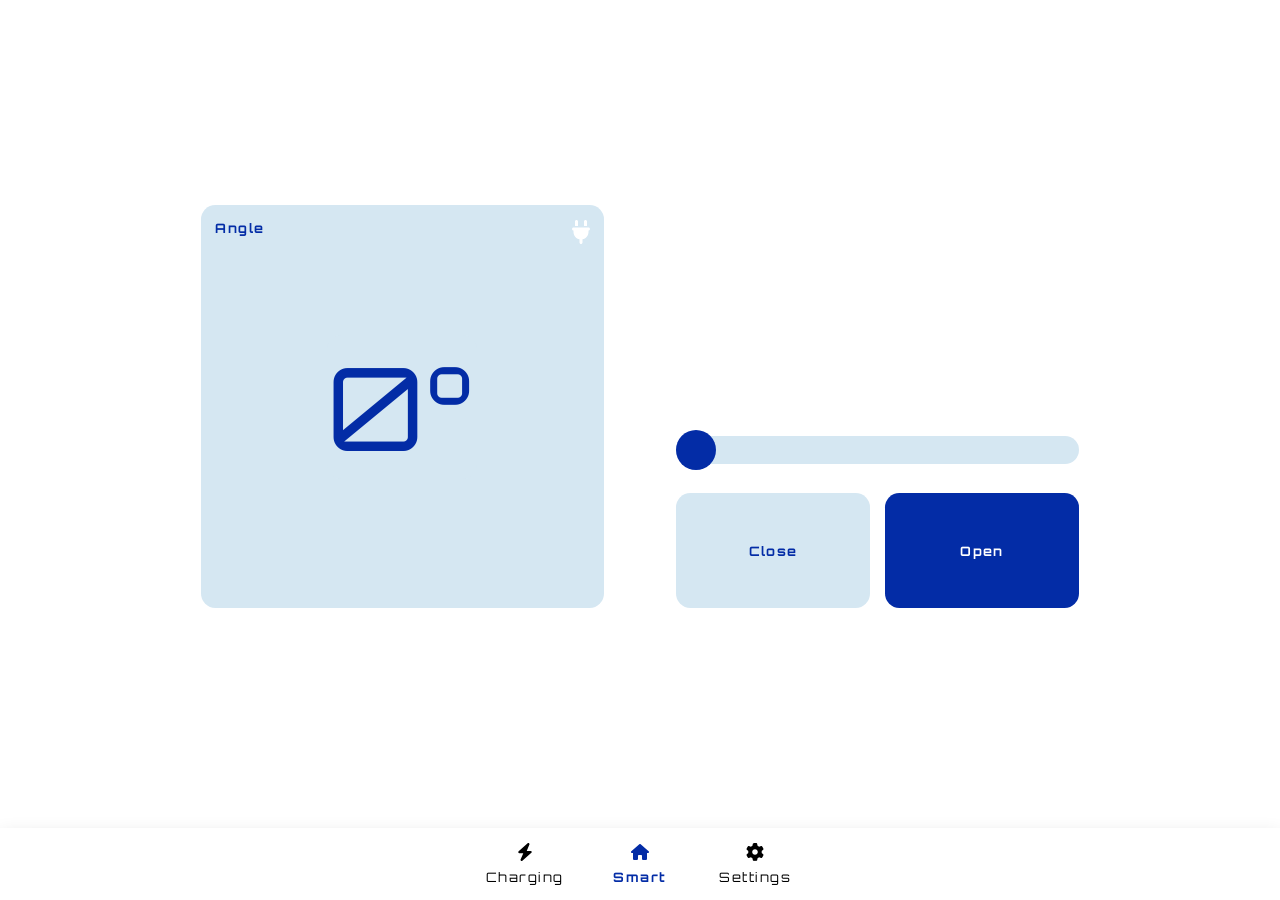
<file: index.html>
<!DOCTYPE html>
<html lang="en">
  <head>
    <title>Automated Solar Blinds</title>
    <meta
      name="description"
      content="App used to control our Automated Solar Blinds"
    />
    <meta name="theme-color" content="#d5e7f2" />
    <meta name="viewport" content="width=device-width,initial-scale=1.0" />
    <link rel="stylesheet" href="style.css" />
    <script src="script.js"></script>
    <link
      rel="stylesheet"
      href="https://fonts.googleapis.com/css?family=Orbitron"
    />
  </head>
  <body onload="onLoadApp()">
    <div class="content charging" id="charging_content">
      <div class="angle" id="angle">
        <p class="angle_title" id="angle_title_charging">Charging Angle</p>
        <button class="connected_icon_holder" onclick="toggleConnection()">
          <svg
            class="connected_icon"
            xmlns="http://www.w3.org/2000/svg"
            viewBox="0 0 384 512"
          >
            <!--! Font Awesome Pro 6.2.1 by @fontawesome - https://fontawesome.com License - https://fontawesome.com/license (Commercial License) Copyright 2022 Fonticons, Inc. -->
            <path
              d="M96 0C78.3 0 64 14.3 64 32v96h64V32c0-17.7-14.3-32-32-32zM288 0c-17.7 0-32 14.3-32 32v96h64V32c0-17.7-14.3-32-32-32zM32 160c-17.7 0-32 14.3-32 32s14.3 32 32 32v32c0 77.4 55 142 128 156.8V480c0 17.7 14.3 32 32 32s32-14.3 32-32V412.8C297 398 352 333.4 352 256V224c17.7 0 32-14.3 32-32s-14.3-32-32-32H32z"
            />
          </svg>
        </button>
        <button class="battery_icon_holder">
          <svg
            onclick="toggleBattery(25)"
            class="battery_icon"
            id="battery_25"
            xmlns="http://www.w3.org/2000/svg"
            viewBox="0 0 569.16 569.16"
          >
            <path
              d="M471.108,96.392H36.27c-20,0-36.27,16.227-36.27,36.172v304.033c0,19.945,16.27,36.172,36.27,36.172h434.838    c20,0,36.271-16.227,36.271-36.172V132.564C507.382,112.619,491.108,96.392,471.108,96.392z M126.911,422.065    c0,11.455-9.315,20.746-20.802,20.746H53.544c-11.49,0-20.802-9.291-20.802-20.746v-274.97c0-11.459,9.314-20.747,20.802-20.747    h52.564c11.491,0,20.802,9.287,20.802,20.747V422.065z"
            />
            <path
              d="M532.89,174.893c0,0-1.606,0-3.592,0c-1.986,0-3.593,2.727-3.593,6.086v207.199c0,3.361,1.606,6.086,3.593,6.086h3.592    c20,0,36.271-16.227,36.271-36.172V211.065C569.16,191.12,552.89,174.893,532.89,174.893z"
            />
          </svg>
        </button>
        <button class="battery_icon_holder">
          <svg
            onclick="toggleBattery(50)"
            class="battery_icon"
            id="battery_50"
            xmlns="http://www.w3.org/2000/svg"
            viewBox="0 0 569.16 569.16"
          >
            <path
              d="M471.108,96.392H36.27c-20,0-36.27,16.227-36.27,36.172v304.033c0,19.945,16.27,36.172,36.27,36.172h434.838    c20,0,36.271-16.227,36.271-36.172V132.564C507.382,112.619,491.108,96.392,471.108,96.392z M126.911,422.065    c0,11.455-9.315,20.746-20.802,20.746H53.544c-11.49,0-20.802-9.291-20.802-20.746v-274.97c0-11.459,9.314-20.747,20.802-20.747    h52.564c11.491,0,20.802,9.287,20.802,20.747V422.065z M242.753,422.065c0,11.455-9.314,20.746-20.802,20.746h-52.568    c-11.49,0-20.802-9.291-20.802-20.746v-274.97c0-11.459,9.314-20.747,20.802-20.747h52.564c11.491,0,20.802,9.287,20.802,20.747    v274.97H242.753z"
            />
            />
            <path
              d="M532.89,174.893c0,0-1.606,0-3.592,0c-1.986,0-3.593,2.727-3.593,6.086v207.199c0,3.361,1.606,6.086,3.593,6.086h3.592    c20,0,36.271-16.227,36.271-36.172V211.065C569.16,191.12,552.89,174.893,532.89,174.893z"
            />
          </svg>
        </button>
        <button class="battery_icon_holder">
          <svg
            onclick="toggleBattery(75)"
            class="battery_icon"
            id="battery_75"
            xmlns="http://www.w3.org/2000/svg"
            viewBox="0 0 569.16 569.16"
          >
            <path
              d="M471.108,96.392H36.27c-20,0-36.27,16.227-36.27,36.172v304.033c0,19.945,16.27,36.172,36.27,36.172h434.838    c20,0,36.271-16.227,36.271-36.172V132.564C507.382,112.619,491.108,96.392,471.108,96.392z M126.911,422.065    c0,11.455-9.315,20.746-20.802,20.746H53.544c-11.49,0-20.802-9.291-20.802-20.746v-274.97c0-11.459,9.314-20.747,20.802-20.747    h52.564c11.491,0,20.802,9.287,20.802,20.747V422.065z M242.753,422.065c0,11.455-9.314,20.746-20.802,20.746h-52.568    c-11.49,0-20.802-9.291-20.802-20.746v-274.97c0-11.459,9.314-20.747,20.802-20.747h52.564c11.491,0,20.802,9.287,20.802,20.747    v274.97H242.753z M358.592,422.065c0,11.455-9.314,20.746-20.802,20.746h-52.564c-11.49,0-20.802-9.291-20.802-20.746v-274.97    c0-11.459,9.314-20.747,20.802-20.747h52.564c11.49,0,20.802,9.287,20.802,20.747V422.065z"
            />
            />
            <path
              d="M532.89,174.893c0,0-1.606,0-3.592,0c-1.986,0-3.593,2.727-3.593,6.086v207.199c0,3.361,1.606,6.086,3.593,6.086h3.592    c20,0,36.271-16.227,36.271-36.172V211.065C569.16,191.12,552.89,174.893,532.89,174.893z"
            />
          </svg>
        </button>
        <button class="battery_icon_holder">
          <svg
            onclick="toggleBattery(100)"
            class="battery_icon"
            id="battery_100"
            xmlns="http://www.w3.org/2000/svg"
            viewBox="0 0 569.16 569.16"
          >
            <path
              d="M471.109,96.39H36.271C16.27,96.39,0,112.617,0,132.562v304.033c0,19.945,16.27,36.172,36.271,36.172h434.839    c20,0,36.27-16.227,36.27-36.172V132.562C507.379,112.617,491.109,96.39,471.109,96.39z M126.911,422.063    c0,11.455-9.314,20.746-20.802,20.746H53.541c-11.49,0-20.802-9.291-20.802-20.746v-274.97c0-11.459,9.314-20.747,20.802-20.747    h52.565c11.49,0,20.802,9.287,20.802,20.747v274.97H126.911z M242.75,422.063c0,11.455-9.314,20.746-20.802,20.746h-52.565    c-11.49,0-20.802-9.291-20.802-20.746v-274.97c0-11.459,9.314-20.747,20.802-20.747h52.565c11.49,0,20.802,9.287,20.802,20.747    V422.063L242.75,422.063z M358.592,422.063c0,11.455-9.314,20.746-20.801,20.746h-52.565c-11.491,0-20.802-9.291-20.802-20.746    v-274.97c0-11.459,9.315-20.747,20.802-20.747h52.565c11.49,0,20.801,9.287,20.801,20.747V422.063z M474.436,422.063    c0,11.455-9.314,20.746-20.803,20.746h-52.564c-11.49,0-20.803-9.291-20.803-20.746v-274.97c0-11.459,9.316-20.747,20.803-20.747    h52.564c11.49,0,20.803,9.287,20.803,20.747V422.063z"
            />
            />
            <path
              d="M532.887,174.891c0,0-1.605,0-3.592,0s-3.592,2.727-3.592,6.086v207.199c0,3.361,1.605,6.086,3.592,6.086h3.592    c20,0,36.27-16.227,36.27-36.172V211.063C569.16,191.118,552.887,174.891,532.887,174.891z"
            />
          </svg>
        </button>
        <button class="battery_icon_holder">
          <svg
            onclick="toggleBattery(0)"
            class="battery_icon"
            id="battery_0"
            xmlns="http://www.w3.org/2000/svg"
            viewBox="0 0 569.16 569.16"
          >
            <path
              d="M36.27,472.771h6.013L364.4,96.391H36.27c-20,0-36.27,16.227-36.27,36.172v304.032C0,456.541,16.27,472.771,36.27,472.771    z"
            />
            <path
              d="M471.108,96.391h-6.013l-322.117,376.38h328.13c20,0,36.273-16.228,36.273-36.173V132.563    C507.382,112.618,491.108,96.391,471.108,96.391z"
            />
            <path
              d="M532.89,174.892c0,0-1.609,0-3.592,0c-1.983,0-3.593,2.727-3.593,6.086v207.199c0,3.362,1.606,6.086,3.593,6.086h3.592    c20,0,36.271-16.227,36.271-36.172V211.064C569.16,191.119,552.89,174.892,532.89,174.892z"
            />
            <path
              d="M27.359,513.741L27.359,513.741c-8.24,9.63-7.114,24.119,2.516,32.359c4.327,3.703,9.63,5.515,14.911,5.515    c6.475,0,12.907-2.724,17.445-8.026l0,0l60.606-70.817l322.117-376.38l35.064-40.97l0,0c8.24-9.63,7.114-24.116-2.516-32.359    s-24.116-7.118-32.356,2.515l0,0l-60.606,70.817L62.424,472.774L27.359,513.741z"
            />
          </svg>
        </button>
        <p class="angle_value" id="optimal_angle_result">?°</p>
      </div>
      <div class="all_charging_buttons">
        <button class="optimal_angle_button" onclick="updateChargingAngle()">
          Update Angle
          <svg
            xmlns="http://www.w3.org/2000/svg"
            viewBox="0 0 512 512"
            class="update"
            id="update"
          >
            <!--! Font Awesome Pro 6.2.1 by @fontawesome - https://fontawesome.com License - https://fontawesome.com/license (Commercial License) Copyright 2022 Fonticons, Inc. -->
            <path
              d="M386.3 160H336c-17.7 0-32 14.3-32 32s14.3 32 32 32H464c17.7 0 32-14.3 32-32V64c0-17.7-14.3-32-32-32s-32 14.3-32 32v51.2L414.4 97.6c-87.5-87.5-229.3-87.5-316.8 0s-87.5 229.3 0 316.8s229.3 87.5 316.8 0c12.5-12.5 12.5-32.8 0-45.3s-32.8-12.5-45.3 0c-62.5 62.5-163.8 62.5-226.3 0s-62.5-163.8 0-226.3s163.8-62.5 226.3 0L386.3 160z"
            />
          </svg>
        </button>

        <button
          class="show_calculation_button"
          id="show_calculation_button"
          onclick="showCalculation()"
        >
          How is this calculated ?
        </button>
        <div class="show_calculation" id="show_calculation">
          <div class="show_calculation_all_info">
            <p class="calculation_info">
              This angle is determined by calibrating your blinds to receive
              optimal sunlight
            </p>
            <!-- <p class="calculation_info">Date Used:</p>
            <p class="calculation_info_user" id="calculation_info_user_date">
              ?
            </p>
            <p class="calculation_info">Latitude Used:</p>
            <p
              class="calculation_info_user"
              id="calculation_info_user_location"
            >
              ?
            </p>
            <p class="calculation_info" id="calculation_info">
              We use the current date and location to calculate your optimal
              charging angle.
            </p> -->
          </div>
          <!-- <a
            href="https://sinovoltaics.com/learning-center/system-design/solar-panel-angle-tilt-calculation/#:~:text=This%20is%20an%20improvement%20of%20the%20general%20method%20that%20gives%20better%20results.%20In%20this%20method%2C%20the%20optimum%20tilt%20angle%20for%20solar%20panels%20during%20winter%20is%20calculated%20by%20multiplying%20the%20latitude%20by%200.9%20and%20then%20adding%2029%C2%B0.%20In%20the%20above%20case%20example%20of%20a%20latitude%20of%2034%C2%B0%2C%20the%20tilt%20angle%20will%20be%20(34%20*%200.9)%20%2B%2029%20%3D%2059.6%C2%B0.%20This%20angle%20is%2010%C2%B0%20steeper%20than%20in%20the%20general%20method%20but%20very%20effective%20at%20tapping%20the%20midday%20sun%20which%20is%20the%20hottest%20in%20the%20short%20winter%20days.%20For%20summer%2C%20the%20tilt%20angle%20is%20calculated%20by%20multiplying%20the%20latitude%20by%200.9%20and%20subtracting%2023.5%C2%B0.%20In%20the%20above%20case%20example%2C%20this%20angle%20would%20be%20(34%20*%200.9)%20%E2%80%93%2023.5%20%3D%207.1%C2%B0.%20For%20optimum%20tilt%20angles%20during%20spring%20and%20fall%2C%202.5%C2%B0%20is%20subtracted%20from%20the%20latitude."
            class="angle_source"
            target="_blank"
            rel="noopener noreferrer"
            desciption=""
          >
            Solar Angle Calculation
            <svg
              xmlns="http://www.w3.org/2000/svg"
              viewBox="0 0 512 512"
              class="open_tab"
            >
              <path
                d="M320 0c-17.7 0-32 14.3-32 32s14.3 32 32 32h82.7L201.4 265.4c-12.5 12.5-12.5 32.8 0 45.3s32.8 12.5 45.3 0L448 109.3V192c0 17.7 14.3 32 32 32s32-14.3 32-32V32c0-17.7-14.3-32-32-32H320zM80 32C35.8 32 0 67.8 0 112V432c0 44.2 35.8 80 80 80H400c44.2 0 80-35.8 80-80V320c0-17.7-14.3-32-32-32s-32 14.3-32 32V432c0 8.8-7.2 16-16 16H80c-8.8 0-16-7.2-16-16V112c0-8.8 7.2-16 16-16H192c17.7 0 32-14.3 32-32s-14.3-32-32-32H80z"
              />
            </svg>
          </a> -->
        </div>
      </div>
    </div>
    <div class="content smart" id="smart_content">
      <div class="angle" id="angle">
        <p class="angle_title" id="angle_title_smart">Angle</p>
        <button class="connected_icon_holder" onclick="toggleConnection()">
          <svg
            class="connected_icon"
            xmlns="http://www.w3.org/2000/svg"
            viewBox="0 0 384 512"
          >
            <!--! Font Awesome Pro 6.2.1 by @fontawesome - https://fontawesome.com License - https://fontawesome.com/license (Commercial License) Copyright 2022 Fonticons, Inc. -->
            <path
              d="M96 0C78.3 0 64 14.3 64 32v96h64V32c0-17.7-14.3-32-32-32zM288 0c-17.7 0-32 14.3-32 32v96h64V32c0-17.7-14.3-32-32-32zM32 160c-17.7 0-32 14.3-32 32s14.3 32 32 32v32c0 77.4 55 142 128 156.8V480c0 17.7 14.3 32 32 32s32-14.3 32-32V412.8C297 398 352 333.4 352 256V224c17.7 0 32-14.3 32-32s-14.3-32-32-32H32z"
            />
          </svg>
        </button>
        <p class="angle_value" id="angle_value"></p>
      </div>
      <div class="all_input">
        <input
          class="slider"
          id="rangeInput"
          type="range"
          value="0"
          min="0"
          max="90"
          oninput="updateSliderAndDisplay()"
          onchange="checkAndUpdateFirebaseAngle()"
        />
        <div class="control_buttons">
          <button
            class="control_button closed"
            id="control_button closed"
            onclick="toggleBlinds('closed')"
          >
            <p class="control_button_label">Close</p>
          </button>
          <button
            class="control_button open"
            id="control_button open"
            onclick="toggleBlinds('open')"
          >
            <p class="control_button_label">Open</p>
          </button>
        </div>
      </div>
    </div>
    <div class="content settings" id="settings_content">
      <button class="setting theme" onclick="toggleTheme()">
        <p class="setting_label">Theme</p>
        <p class="setting_text" id="setting_text theme"></p>
      </button>
      <button class="setting version" onclick="goToVersionInfo()">
        <p class="setting_label">Version</p>
        <p class="setting_text" id="setting_text version"></p>
      </button>
      <button class="setting clear" onclick="clearLocalStorage()">
        <div class="setting_button">Clear Data</div>
      </button>
    </div>
    <div class="navbar" id="navbar">
      <button class="navbar_icons" onclick="updateMode('charging')">
        <svg
          class="navbar_icon charging"
          id="navbar_icon charging"
          xmlns="http://www.w3.org/2000/svg"
          viewBox="0 0 448 512"
        >
          <!--! Font Awesome Pro 6.2.1 by @fontawesome - https://fontawesome.com License - https://fontawesome.com/license (Commercial License) Copyright 2022 Fonticons, Inc. -->
          <path
            d="M349.4 44.6c5.9-13.7 1.5-29.7-10.6-38.5s-28.6-8-39.9 1.8l-256 224c-10 8.8-13.6 22.9-8.9 35.3S50.7 288 64 288H175.5L98.6 467.4c-5.9 13.7-1.5 29.7 10.6 38.5s28.6 8 39.9-1.8l256-224c10-8.8 13.6-22.9 8.9-35.3s-16.6-20.7-30-20.7H272.5L349.4 44.6z"
          />
        </svg>
        <p class="navbar_icon_label charging" id="navbar_icon_label charging">
          Charging
        </p>
      </button>
      <button class="navbar_icons" onclick="updateMode('smart')">
        <svg
          class="navbar_icon smart"
          id="navbar_icon smart"
          xmlns="http://www.w3.org/2000/svg"
          viewBox="0 0 576 512"
        >
          <!--! Font Awesome Pro 6.2.1 by @fontawesome - https://fontawesome.com License - https://fontawesome.com/license (Commercial License) Copyright 2022 Fonticons, Inc. -->
          <path
            d="M575.8 255.5c0 18-15 32.1-32 32.1h-32l.7 160.2c0 2.7-.2 5.4-.5 8.1V472c0 22.1-17.9 40-40 40H456c-1.1 0-2.2 0-3.3-.1c-1.4 .1-2.8 .1-4.2 .1H416 392c-22.1 0-40-17.9-40-40V448 384c0-17.7-14.3-32-32-32H256c-17.7 0-32 14.3-32 32v64 24c0 22.1-17.9 40-40 40H160 128.1c-1.5 0-3-.1-4.5-.2c-1.2 .1-2.4 .2-3.6 .2H104c-22.1 0-40-17.9-40-40V360c0-.9 0-1.9 .1-2.8V287.6H32c-18 0-32-14-32-32.1c0-9 3-17 10-24L266.4 8c7-7 15-8 22-8s15 2 21 7L564.8 231.5c8 7 12 15 11 24z"
          />
        </svg>
        <p class="navbar_icon_label smart" id="navbar_icon_label smart">
          Smart
        </p>
      </button>
      <button class="navbar_icons" onclick="updateMode('settings')">
        <svg
          class="navbar_icon settings"
          id="navbar_icon settings"
          xmlns="http://www.w3.org/2000/svg"
          viewBox="0 0 512 512"
        >
          <!--! Font Awesome Pro 6.2.1 by @fontawesome - https://fontawesome.com License - https://fontawesome.com/license (Commercial License) Copyright 2022 Fonticons, Inc. -->
          <path
            d="M495.9 166.6c3.2 8.7 .5 18.4-6.4 24.6l-43.3 39.4c1.1 8.3 1.7 16.8 1.7 25.4s-.6 17.1-1.7 25.4l43.3 39.4c6.9 6.2 9.6 15.9 6.4 24.6c-4.4 11.9-9.7 23.3-15.8 34.3l-4.7 8.1c-6.6 11-14 21.4-22.1 31.2c-5.9 7.2-15.7 9.6-24.5 6.8l-55.7-17.7c-13.4 10.3-28.2 18.9-44 25.4l-12.5 57.1c-2 9.1-9 16.3-18.2 17.8c-13.8 2.3-28 3.5-42.5 3.5s-28.7-1.2-42.5-3.5c-9.2-1.5-16.2-8.7-18.2-17.8l-12.5-57.1c-15.8-6.5-30.6-15.1-44-25.4L83.1 425.9c-8.8 2.8-18.6 .3-24.5-6.8c-8.1-9.8-15.5-20.2-22.1-31.2l-4.7-8.1c-6.1-11-11.4-22.4-15.8-34.3c-3.2-8.7-.5-18.4 6.4-24.6l43.3-39.4C64.6 273.1 64 264.6 64 256s.6-17.1 1.7-25.4L22.4 191.2c-6.9-6.2-9.6-15.9-6.4-24.6c4.4-11.9 9.7-23.3 15.8-34.3l4.7-8.1c6.6-11 14-21.4 22.1-31.2c5.9-7.2 15.7-9.6 24.5-6.8l55.7 17.7c13.4-10.3 28.2-18.9 44-25.4l12.5-57.1c2-9.1 9-16.3 18.2-17.8C227.3 1.2 241.5 0 256 0s28.7 1.2 42.5 3.5c9.2 1.5 16.2 8.7 18.2 17.8l12.5 57.1c15.8 6.5 30.6 15.1 44 25.4l55.7-17.7c8.8-2.8 18.6-.3 24.5 6.8c8.1 9.8 15.5 20.2 22.1 31.2l4.7 8.1c6.1 11 11.4 22.4 15.8 34.3zM256 336c44.2 0 80-35.8 80-80s-35.8-80-80-80s-80 35.8-80 80s35.8 80 80 80z"
          />
        </svg>
        <p class="navbar_icon_label settings" id="navbar_icon_label settings">
          Settings
        </p>
      </button>
    </div>
  </body>
</html>
</file>
<file: style.css>
* {
  scroll-behavior: smooth;
  touch-action: manipulation;
  letter-spacing: 0.1rem;
  font-size: 0.9rem;
  transition: background-color 0.5s ease;
  -webkit-tap-highlight-color: rgba(0, 0, 0, 0);
}

:root {
  --app_light_blue: #d5e7f2;
  --app_dark_blue: #032ca6;
  --app_grey: #95acbf;
  --app_black: rgb(20, 20, 20);
  --app_black_selected: rgb(50, 50, 50);
  --app_white: white;
  --app_white_light: grey;
  --app_font: "Orbitron", sans-serif;
  --box_size: 20rem;
  --box_size_small: 8rem;
  --box_size_large: 28rem;
  --box_radius: 1rem;
  /* --box_shadow: 0 10px 20px rgba(0, 0, 0, 0.19), 0 6px 6px rgba(0, 0, 0, 0.23); */
  --box_shadow: none;
  --transition_selected: background-color 0.2s ease;
  --transition_selected_icon: fill 0.3s ease;
  --transition_selected_text: color 0.2s ease;
}

html {
  height: 100%;
}

body {
  margin: 0;
  height: 100%;
}

body.dark {
  background-color: black;
}

button {
  font-size: 1rem;
  padding: 0;
  cursor: pointer;
  user-select: none;
  border: none;
}

.content {
  display: none;
  flex-direction: column;
  /* flex: 1; */
  padding: 1rem 1rem 7rem 1rem;
  gap: 1rem;
  max-width: var(--box_size);
  margin: auto;
  /* margin: 0; */
}

.content.displayed {
  display: flex;
}

@keyframes scaleIn {
  from {
    transform: scale(99%);
  }
  to {
    transform: scale(100%);
  }
}

.angle {
  display: flex;
  flex-direction: column;
  /* justify-content: center; */
  align-items: center;
  background-color: var(--app_light_blue);
  box-shadow: var(--box_shadow);
  border-radius: var(--box_radius);
  justify-content: flex-start;
  animation: scaleIn 0.3s;
  height: var(--box_size);
}

.angle.dark {
  background: var(--app_black);
}

.angle_title {
  color: var(--app_dark_blue);
  font-family: var(--app_font);
  position: absolute;
  align-self: flex-start;
  margin: 1rem 0 0 1rem;
  font-weight: bold;
}

.connected_icon_holder {
  /* margin: 1rem; */
  display: flex;
  position: absolute;
  align-self: flex-end;
  background: none;
}

.connected_icon {
  margin: 1rem;
  width: 1.25rem;
  fill: white;
  transition: var(--transition_selected);
}

.battery_icon_holder {
  /* margin: 1rem; */
  display: flex;
  position: absolute;
  align-self: flex-end;
  background: none;
  margin: 0 3rem 0 0;
}

.battery_icon {
  padding: 1rem;
  width: 1.6rem;
  fill: var(--app_dark_blue);
  /* display: none; */
  /* transition: var(--transition_selected);  */
}

#battery_25 {
  display: none;
}

#battery_50 {
  display: none;
}
#battery_75 {
  display: block;
}
#battery_100 {
  display: none;
}
#battery_0 {
  display: none;
}

.connected_icon.dark {
  fill: black;
}

.connected_icon.connected {
  fill: var(--app_dark_blue);
}

.connected_icon.dark.connected {
  fill: var(--app_white);
}

.battery_icon.dark {
  fill: var(--app_white);
}

.angle_title.dark {
  color: var(--app_white);
}

.angle_value {
  font-size: 8rem;
  /* width: var(--box_size); */
  text-align: center;
  /* border: none; */
  /* pointer-events: none; */
  background-color: var(--app_light_blue);
  font-family: var(--app_font);
  color: var(--app_dark_blue);
  margin: auto 0;
  /* padding: 0; */
  border-radius: var(--box_radius);
}

.angle_value.dark {
  color: var(--app_white);
  background-color: var(--app_black);
}

.slider {
  appearance: none;
  /* width: var(--box_size); */
  width: 100%;
  height: 2rem;
  border-radius: 3rem;
  background: var(--app_light_blue);
  outline: none;
  opacity: 1;
  /* margin: 2rem 0 0 0; */
  margin: 0;
  touch-action: none;
  /* flex: 1; */
}

.slider.dark {
  background-color: var(--app_black);
}

.slider::-webkit-slider-thumb {
  appearance: none;
  width: 2.75rem;
  height: 2.75rem;
  border-radius: 3rem;
  background: var(--app_dark_blue);
  cursor: pointer;
}

.slider.dark::-webkit-slider-thumb {
  background: var(--app_white);
}

.all_input {
  display: flex;
  flex-direction: column;
  flex: 2;
  gap: 2rem;
}

.control_buttons {
  display: flex;
  /* margin: 2rem 0 0 0; */
  justify-content: space-around;
  /* width: var(--box_size); */
  /* flex: 1; */
  /* width: 100%; */
  gap: 1rem;
}

.control_button {
  background-color: var(--app_dark_blue);
  /* width: 40%; */
  height: 5rem;
  flex: 1;
  font-family: var(--app_font);
  display: flex;
  align-items: center;
  justify-content: center;
  border-radius: var(--box_radius);
  border: none;
  color: white;
  font-weight: bold;
  transition: var(--transition_selected);
}

.control_button.selected {
  background-color: var(--app_light_blue);
  color: var(--app_dark_blue);
}

.control_button.dark {
  background-color: var(--app_black);
  color: var(--app_white);
}

.control_button.dark.selected {
  background-color: var(--app_black_selected);
}

.control_button_label {
  text-align: center;
}

.setting {
  display: flex;
  background-color: var(--app_light_blue);
  /* width: var(--box_size); */
  height: 4rem;
  border-radius: var(--box_radius);
  align-items: center;
  animation: scaleIn 0.3s;
  /* margin: 0 0 1rem 0; */
  /* flex: 1; */
  cursor: pointer;
  box-sizing: border-box;
}

.setting.dark {
  background-color: var(--app_black);
}

.setting_label {
  font-family: var(--app_font);
  margin: 0 0 0 1rem;
  color: var(--app_dark_blue);
  flex: 1;
  text-align: start;
}

.setting_label.dark {
  color: var(--app_white);
}

.toggle_holder {
  background-color: var(--app_grey);
  width: 4rem;
  height: 2rem;
  margin: 0 1rem 0 auto;
  border-radius: 3rem;
  display: flex;
  justify-content: start;
}

.toggle_holder.dark {
  justify-content: end;
  background-color: var(--app_black_selected);
}

.toggle_circle {
  background-color: white;
  width: 1.5rem;
  height: 1.5rem;
  margin: 0.25rem;
  border-radius: 3rem;
  border: none;
}

.setting_text {
  font-family: var(--app_font);
  font-weight: bold;
  color: var(--app_dark_blue);
  text-align: end;
  margin: auto 1rem auto auto;
  flex: 1;
}

.setting_text.dark {
  color: var(--app_white);
}

.setting_button {
  margin: auto;
  background: none;
  font-family: var(--app_font);
  font-weight: bold;
  color: var(--app_dark_blue);
  font-size: 1rem;
}

.setting_button.dark {
  color: var(--app_white);
}

.all_charging_buttons {
  display: flex;
  flex-direction: column;
  /* flex: 2; */
}

.optimal_angle_button {
  background-color: var(--app_dark_blue);
  color: white;
  /* width: var(--box_size); */
  height: 4rem;
  font-family: var(--app_font);
  display: flex;
  align-items: center;
  justify-content: center;
  border-radius: var(--box_radius);
  /* margin: 3rem 0 0 0; */
  border: none;
  font-weight: bold;
  letter-spacing: 0.2rem;
  /* flex: 1; */
  padding: 1rem;
}

.optimal_angle_button.dark {
  background-color: var(--app_black);
}

.update {
  width: 1.5rem;
  margin: 0 0 0 1rem;
  fill: var(--app_white);
  transition: transform 12s linear;
}

.update.rotated {
  transform: rotate(360deg);
}

.show_calculation_button {
  background-color: var(--app_dark_blue);
  color: white;
  font-family: var(--app_font);
  display: flex;
  align-items: center;
  justify-content: center;
  border-radius: var(--box_radius) var(--box_radius) 0 0;
  border: none;
  font-weight: bold;
  letter-spacing: 0.1rem;
  height: 4rem;
  /* flex: 1; */
  margin: 1rem 0 0 0;
  padding: 1rem;
  transition: none;
}

.show_calculation_button.displayed {
  background-color: var(--app_light_blue);
  color: var(--app_dark_blue);
}

.show_calculation_button.dark {
  background-color: var(--app_black);
  color: var(--app_white);
}

.show_calculation_button.dark.displayed {
  background-color: var(--app_black_selected);
}

.show_calculation {
  visibility: hidden;
  flex-direction: column;
  background-color: var(--app_light_blue);
  border-radius: 0 0 var(--box_radius) var(--box_radius);
  transition: none;
}

.show_calculation.displayed {
  visibility: visible;
}

.show_calculation.dark {
  background-color: var(--app_black);
}

.show_calculation.dark.displayed {
  background-color: var(--app_black_selected);
}

.show_calculation_all_info {
  margin: 0 1rem 1rem 1rem;
}

.calculation_info {
  color: var(--app_dark_blue);
  font-family: var(--app_font);
  margin: 1rem 0 0 0;
}

.calculation_info.dark {
  color: var(--app_white);
}

.calculation_info:first-child {
  margin: 0;
}

.calculation_info_user {
  color: red;
  font-family: var(--app_font);
  font-weight: bold;
  margin: 1rem 0 0 0;
}

.angle_source {
  font-family: var(--app_font);
  padding: 1rem;
  display: flex;
  text-decoration: none;
  font-weight: bold;
  user-select: none;
  color: blue;
}

.angle_source.dark {
  color: var(--app_white);
}

.open_tab {
  width: 1rem;
  margin: 0 0 0 0.75rem;
  fill: blue;
}

.open_tab.dark {
  fill: var(--app_white);
}

.navbar {
  background-color: white;
  display: flex;
  justify-content: space-around;
  position: fixed;
  bottom: 0;
  width: 100vw;
  box-shadow: 0 10px 20px rgba(0, 0, 0, 0.19), 0 6px 6px rgba(0, 0, 0, 0.23);
  /* margin: 40rem 0 0 0; */
  height: 5rem;
}

.navbar.dark {
  /* background-color: var(--app_black); */
  background-color: black;
  box-shadow: 0 10px 20px rgba(255, 255, 255, 0.19),
    0 6px 6px rgba(255, 255, 255, 0.23);
}

.navbar_icons {
  padding: 1rem;
  cursor: pointer;
  user-select: none;
  flex: 1;
  display: flex;
  flex-direction: column;
  align-items: center;
  justify-content: center;
  gap: 0.5rem;
  background: none;
}

.navbar_icon {
  width: 1.25rem;
  height: 1.25rem;
  display: block;
  /* margin: auto; */
  transition: var(--transition_selected_icon);
}

.navbar_icon.selected {
  fill: var(--app_dark_blue);
}

.navbar_icon.dark {
  fill: var(--app_white_light);
}

.navbar_icon.dark.selected {
  fill: var(--app_white);
}

.navbar_icon_label {
  font-family: var(--app_font);
  /* margin: 0.5rem 0 0 0; */
  margin: 0;
  text-align: center;
  transition: var(--transition_selected_text);
}

.navbar_icon_label.selected {
  color: var(--app_dark_blue);
  font-weight: bold;
}

.navbar_icon_label.dark {
  color: var(--app_white_light);
}

.navbar_icon_label.dark.selected {
  color: var(--app_white);
}

@media screen and (max-height: 400px), screen and (max-width: 300px) {
  .angle {
    height: 10rem;
  }

  .angle_value {
    font-size: 3rem;
  }

  .navbar_icons {
    padding: 0.5rem;
    /* gap: 1rem; */
  }
}

/* For tablets: */
@media screen and (min-width: 670px) {
  body {
    display: flex;
  }

  .content.smart,
  .content.charging {
    gap: 2rem;
    flex-direction: row;
    max-width: none;
  }

  .all_input {
    width: var(--box_size);
    justify-content: flex-end;
  }

  .control_button {
    height: var(--box_size_small);
  }

  .angle {
    width: var(--box_size);
  }

  .all_charging_buttons {
    width: var(--box_size);
  }

  .settings {
    max-width: none;
  }

  .setting {
    width: var(--box_size);
  }

  .navbar {
    justify-content: center;
  }

  .navbar_icons {
    max-width: var(--box_size_small);
  }
}

@media screen and (min-width: 1024px) {
  /* For desktop: */
  .content.smart,
  .content.charging {
    gap: 5rem;
  }
  .angle {
    height: var(--box_size_large);
    width: var(--box_size_large);
  }
  .all_input {
    width: var(--box_size_large);
  }

  .all_charging_buttons {
    width: var(--box_size_large);
  }

  .optimal_angle_button {
    height: 5rem;
  }

  .show_calculation_button {
    height: 5rem;
  }
  .setting {
    width: var(--box_size_large);
  }
}
</file>
